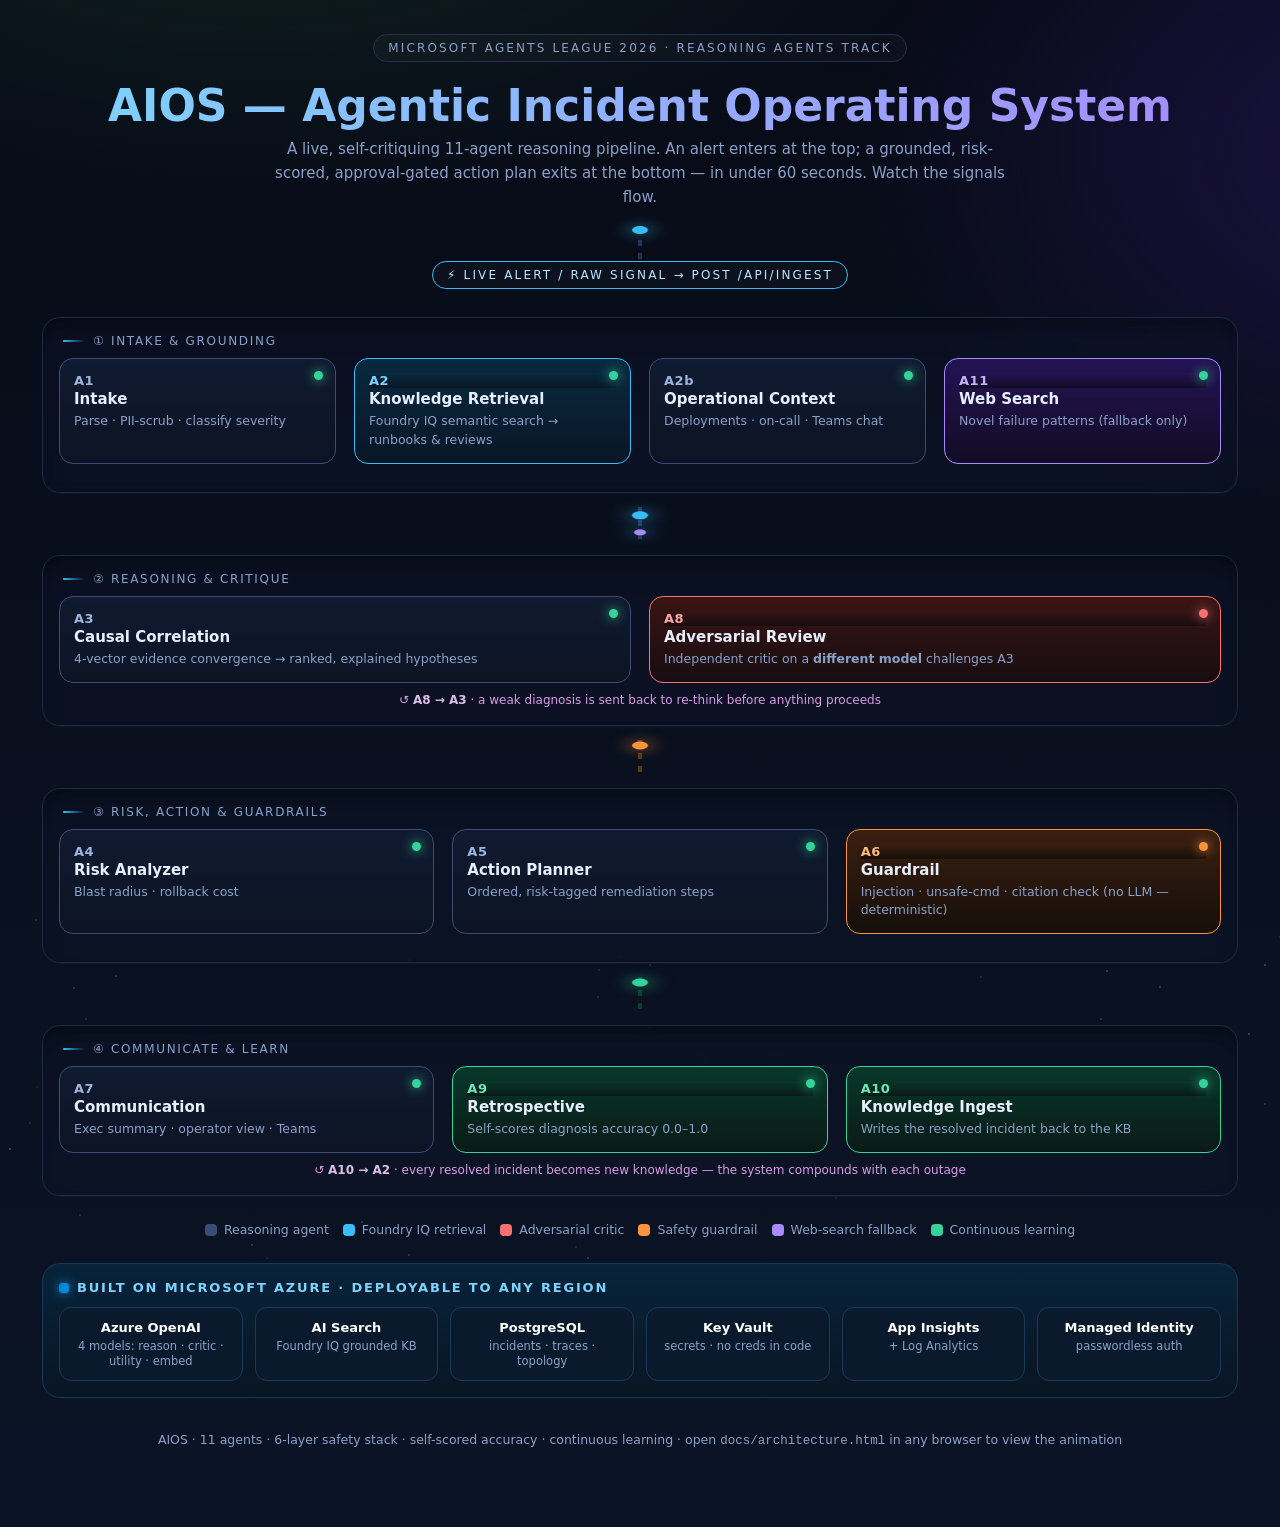
<file: docs/architecture.html>
<!DOCTYPE html>
<html lang="en">
<head>
<meta charset="UTF-8" />
<meta name="viewport" content="width=device-width, initial-scale=1.0" />
<title>AIOS — Live Reasoning Architecture</title>
<style>
  :root{
    --bg0:#070b16; --bg1:#0b1426; --ink:#e7eefc; --muted:#8aa0c8;
    --core:#1b2740; --core-br:#3a4d77;
    --retrieve:#0c4a6e; --retrieve-br:#38bdf8;
    --critic:#7f1d1d; --critic-br:#f87171;
    --guard:#7c2d12; --guard-br:#fb923c;
    --web:#4c1d95; --web-br:#a78bfa;
    --learn:#064e3b; --learn-br:#34d399;
    --azure:#0089d6;
  }
  *{box-sizing:border-box}
  html,body{margin:0;padding:0;background:
     radial-gradient(1200px 600px at 20% -10%, #122 0%, transparent 60%),
     radial-gradient(1000px 700px at 110% 10%, #1a1140 0%, transparent 55%),
     linear-gradient(180deg,var(--bg0),var(--bg1));
     color:var(--ink);font-family:'Segoe UI',Inter,system-ui,sans-serif;
     -webkit-font-smoothing:antialiased;overflow-x:hidden}
  .wrap{max-width:1240px;margin:0 auto;padding:34px 22px 80px}
  header{text-align:center;margin-bottom:18px}
  .badge{display:inline-block;font-size:12px;letter-spacing:.18em;text-transform:uppercase;
     color:var(--muted);border:1px solid #24314e;border-radius:999px;padding:6px 14px;margin-bottom:14px;
     background:rgba(255,255,255,.02)}
  h1{margin:.1em 0;font-size:clamp(26px,4vw,44px);font-weight:800;
     background:linear-gradient(90deg,#7dd3fc,#a78bfa,#34d399);
     -webkit-background-clip:text;background-clip:text;color:transparent;
     background-size:200% auto;animation:shine 6s linear infinite}
  @keyframes shine{to{background-position:200% center}}
  .sub{color:var(--muted);font-size:15px;max-width:760px;margin:6px auto 0;line-height:1.6}
  .stage-label{font-size:12px;letter-spacing:.14em;text-transform:uppercase;color:var(--muted);
     margin:0 0 10px 4px;display:flex;align-items:center;gap:8px}
  .stage-label::before{content:"";width:22px;height:2px;border-radius:2px;
     background:linear-gradient(90deg,#38bdf8,transparent)}
  .grid{position:relative;z-index:2}
  .row{display:grid;gap:18px;margin:0 0 10px}
  .r1{grid-template-columns:repeat(4,1fr)}
  .r2{grid-template-columns:repeat(2,1fr)}
  .r3{grid-template-columns:repeat(3,1fr)}
  .r4{grid-template-columns:repeat(3,1fr)}
  .stage{background:rgba(13,21,40,.55);border:1px solid #1d2a45;border-radius:18px;
     padding:16px 16px 18px;margin:14px 0;backdrop-filter:blur(6px);
     box-shadow:0 18px 40px -28px #000 inset, 0 1px 0 #ffffff08}
  .node{position:relative;border-radius:14px;padding:14px 14px;border:1px solid var(--core-br);
     background:linear-gradient(180deg,#101a30,#0c1424);overflow:hidden;
     animation:rise .7s both}
  .node:hover{transform:translateY(-3px);transition:.2s}
  .node .id{font-weight:800;font-size:13px;letter-spacing:.04em}
  .node .nm{font-weight:700;font-size:15px;margin:2px 0 4px}
  .node .ds{font-size:12.5px;color:var(--muted);line-height:1.45}
  .node::after{content:"";position:absolute;inset:0;border-radius:14px;pointer-events:none;
     box-shadow:0 0 0 0 transparent;animation:pulse 3.2s ease-in-out infinite}
  .node .dot{position:absolute;top:12px;right:12px;width:9px;height:9px;border-radius:50%;
     background:#34d399;box-shadow:0 0 12px #34d399;animation:blink 1.8s infinite}
  /* color variants */
  .core{border-color:var(--core-br)}
  .retrieve{border-color:var(--retrieve-br);background:linear-gradient(180deg,#08293f,#0a1626)}
  .critic{border-color:var(--critic-br);background:linear-gradient(180deg,#3a1414,#160d12)}
  .guard{border-color:var(--guard-br);background:linear-gradient(180deg,#3a1f10,#160f0a)}
  .web{border-color:var(--web-br);background:linear-gradient(180deg,#241354,#120c24)}
  .learn{border-color:var(--learn-br);background:linear-gradient(180deg,#08382a,#0a1a16)}
  .retrieve::after{animation:pulseB 3.2s infinite}
  .critic::after{animation:pulseR 2.6s infinite}
  .guard::after{animation:pulseO 3s infinite}
  .learn::after{animation:pulseG 3.4s infinite}
  .id.retrieve{color:#7dd3fc}.id.critic{color:#fca5a5}.id.guard{color:#fdba74}
  .id.web{color:#c4b5fd}.id.learn{color:#6ee7b7}.id.core{color:#9db4e0}
  /* flow connector (animated dashed line + travelling packet) */
  .flow{height:34px;position:relative;display:flex;align-items:center;justify-content:center}
  .flow svg{width:100%;height:34px;overflow:visible}
  .flow .track{stroke:#23recolor;stroke:#243456;stroke-width:2;fill:none;stroke-dasharray:6 7;
     animation:march 1.1s linear infinite}
  .flow .pkt{fill:#38bdf8;filter:drop-shadow(0 0 6px #38bdf8)}
  .feedback{font-size:12px;color:#f0abfc;text-align:center;margin:2px 0 0;opacity:.9}
  .feedback b{color:#f5d0fe}
  .legend{display:flex;flex-wrap:wrap;gap:14px;justify-content:center;margin:26px 0 6px}
  .legend span{display:inline-flex;align-items:center;gap:7px;font-size:12.5px;color:var(--muted)}
  .legend i{width:12px;height:12px;border-radius:4px;display:inline-block}
  .azure{margin-top:26px;border:1px solid #143a5a;border-radius:18px;
     background:linear-gradient(180deg,#08233a,#091523);padding:16px}
  .azure h3{margin:0 0 12px;font-size:13px;letter-spacing:.14em;text-transform:uppercase;color:#7dd3fc;
     display:flex;align-items:center;gap:8px}
  .azure h3::before{content:"";width:10px;height:10px;border-radius:3px;background:var(--azure);
     box-shadow:0 0 12px var(--azure)}
  .azrow{display:grid;grid-template-columns:repeat(6,1fr);gap:12px}
  .azc{background:#0a1a2c;border:1px solid #173a58;border-radius:12px;padding:12px;text-align:center;
     font-size:12.5px;color:#cfe3ff}
  .azc b{display:block;font-size:13px;margin-bottom:3px;color:#fff}
  .azc span{color:var(--muted);font-size:11.5px}
  footer{text-align:center;color:var(--muted);font-size:12.5px;margin-top:34px}
  /* particles backdrop */
  .stars{position:fixed;inset:0;z-index:0;pointer-events:none}
  .stars i{position:absolute;width:2px;height:2px;background:#9db4e0;border-radius:50%;opacity:.25;
     animation:float 9s linear infinite}
  /* keyframes */
  @keyframes rise{from{opacity:0;transform:translateY(14px)}to{opacity:1;transform:translateY(0)}}
  @keyframes blink{0%,100%{opacity:1}50%{opacity:.25}}
  @keyframes march{to{stroke-dashoffset:-26}}
  @keyframes pulse{0%,100%{box-shadow:0 0 0 0 #3a4d7700}50%{box-shadow:0 0 26px -6px #3a4d77aa}}
  @keyframes pulseB{0%,100%{box-shadow:0 0 0 0 #38bdf800}50%{box-shadow:0 0 30px -6px #38bdf855}}
  @keyframes pulseR{0%,100%{box-shadow:0 0 0 0 #f8717100}50%{box-shadow:0 0 30px -4px #f8717177}}
  @keyframes pulseO{0%,100%{box-shadow:0 0 0 0 #fb923c00}50%{box-shadow:0 0 30px -5px #fb923c66}}
  @keyframes pulseG{0%,100%{box-shadow:0 0 0 0 #34d39900}50%{box-shadow:0 0 30px -6px #34d39966}}
  @keyframes float{from{transform:translateY(0)}to{transform:translateY(-120vh)}}
  @media(max-width:880px){.r1,.r3,.r4,.azrow{grid-template-columns:repeat(2,1fr)}.r2{grid-template-columns:1fr}}
  @media(prefers-reduced-motion:reduce){*{animation:none!important}}
</style>
</head>
<body>
<div class="stars" id="stars"></div>
<div class="wrap">
  <header>
    <div class="badge">Microsoft Agents League 2026 · Reasoning Agents Track</div>
    <h1>AIOS — Agentic Incident Operating System</h1>
    <p class="sub">A live, self-critiquing 11-agent reasoning pipeline. An alert enters at the top;
    a grounded, risk-scored, approval-gated action plan exits at the bottom — in under 60 seconds.
    Watch the signals flow.</p>
  </header>

  <!-- ENTRY -->
  <div class="flow"><svg viewBox="0 0 600 34" preserveAspectRatio="none">
    <line class="track" x1="300" y1="0" x2="300" y2="34"/>
    <circle class="pkt" r="4"><animateMotion dur="1.6s" repeatCount="indefinite" path="M300,0 L300,34"/></circle>
  </svg></div>
  <div style="text-align:center;margin:0 0 2px">
    <span class="badge" style="border-color:#38bdf8;color:#bae6fd">⚡ Live Alert / Raw Signal → POST /api/ingest</span>
  </div>

  <div class="grid">
    <!-- STAGE 1 -->
    <div class="stage">
      <div class="stage-label">① Intake &amp; Grounding</div>
      <div class="row r1">
        <div class="node core" style="animation-delay:.05s"><span class="dot"></span>
          <div class="id core">A1</div><div class="nm">Intake</div>
          <div class="ds">Parse · PII-scrub · classify severity</div></div>
        <div class="node retrieve" style="animation-delay:.12s"><span class="dot"></span>
          <div class="id retrieve">A2</div><div class="nm">Knowledge Retrieval</div>
          <div class="ds">Foundry IQ semantic search → runbooks &amp; reviews</div></div>
        <div class="node core" style="animation-delay:.19s"><span class="dot"></span>
          <div class="id core">A2b</div><div class="nm">Operational Context</div>
          <div class="ds">Deployments · on-call · Teams chat</div></div>
        <div class="node web" style="animation-delay:.26s"><span class="dot"></span>
          <div class="id web">A11</div><div class="nm">Web Search</div>
          <div class="ds">Novel failure patterns (fallback only)</div></div>
      </div>
    </div>

    <div class="flow"><svg viewBox="0 0 600 34" preserveAspectRatio="none">
      <line class="track" x1="300" y1="0" x2="300" y2="34"/>
      <circle class="pkt" r="4"><animateMotion dur="1.4s" repeatCount="indefinite" path="M300,0 L300,34"/></circle>
      <circle class="pkt" r="3" style="fill:#a78bfa"><animateMotion dur="1.4s" begin="-.7s" repeatCount="indefinite" path="M300,0 L300,34"/></circle>
    </svg></div>

    <!-- STAGE 2 -->
    <div class="stage">
      <div class="stage-label">② Reasoning &amp; Critique</div>
      <div class="row r2">
        <div class="node core" style="animation-delay:.05s"><span class="dot"></span>
          <div class="id core">A3</div><div class="nm">Causal Correlation</div>
          <div class="ds">4-vector evidence convergence → ranked, explained hypotheses</div></div>
        <div class="node critic" style="animation-delay:.12s"><span class="dot" style="background:#f87171;box-shadow:0 0 12px #f87171"></span>
          <div class="id critic">A8</div><div class="nm">Adversarial Review</div>
          <div class="ds">Independent critic on a <b>different model</b> challenges A3</div></div>
      </div>
      <p class="feedback">↺ <b>A8 → A3</b> · a weak diagnosis is sent back to re-think before anything proceeds</p>
    </div>

    <div class="flow"><svg viewBox="0 0 600 34" preserveAspectRatio="none">
      <line class="track" x1="300" y1="0" x2="300" y2="34" style="stroke:#5b3a0f"/>
      <circle class="pkt" r="4" style="fill:#fb923c;filter:drop-shadow(0 0 6px #fb923c)"><animateMotion dur="1.5s" repeatCount="indefinite" path="M300,0 L300,34"/></circle>
    </svg></div>

    <!-- STAGE 3 -->
    <div class="stage">
      <div class="stage-label">③ Risk, Action &amp; Guardrails</div>
      <div class="row r3">
        <div class="node core" style="animation-delay:.05s"><span class="dot"></span>
          <div class="id core">A4</div><div class="nm">Risk Analyzer</div>
          <div class="ds">Blast radius · rollback cost</div></div>
        <div class="node core" style="animation-delay:.12s"><span class="dot"></span>
          <div class="id core">A5</div><div class="nm">Action Planner</div>
          <div class="ds">Ordered, risk-tagged remediation steps</div></div>
        <div class="node guard" style="animation-delay:.19s"><span class="dot" style="background:#fb923c;box-shadow:0 0 12px #fb923c"></span>
          <div class="id guard">A6</div><div class="nm">Guardrail</div>
          <div class="ds">Injection · unsafe-cmd · citation check (no LLM — deterministic)</div></div>
      </div>
    </div>

    <div class="flow"><svg viewBox="0 0 600 34" preserveAspectRatio="none">
      <line class="track" x1="300" y1="0" x2="300" y2="34" style="stroke:#0f3d2e"/>
      <circle class="pkt" r="4" style="fill:#34d399;filter:drop-shadow(0 0 6px #34d399)"><animateMotion dur="1.5s" repeatCount="indefinite" path="M300,0 L300,34"/></circle>
    </svg></div>

    <!-- STAGE 4 -->
    <div class="stage">
      <div class="stage-label">④ Communicate &amp; Learn</div>
      <div class="row r4">
        <div class="node core" style="animation-delay:.05s"><span class="dot"></span>
          <div class="id core">A7</div><div class="nm">Communication</div>
          <div class="ds">Exec summary · operator view · Teams</div></div>
        <div class="node learn" style="animation-delay:.12s"><span class="dot"></span>
          <div class="id learn">A9</div><div class="nm">Retrospective</div>
          <div class="ds">Self-scores diagnosis accuracy 0.0–1.0</div></div>
        <div class="node learn" style="animation-delay:.19s"><span class="dot"></span>
          <div class="id learn">A10</div><div class="nm">Knowledge Ingest</div>
          <div class="ds">Writes the resolved incident back to the KB</div></div>
      </div>
      <p class="feedback">↺ <b>A10 → A2</b> · every resolved incident becomes new knowledge — the system compounds with each outage</p>
    </div>
  </div>

  <div class="legend">
    <span><i style="background:#3a4d77"></i>Reasoning agent</span>
    <span><i style="background:#38bdf8"></i>Foundry IQ retrieval</span>
    <span><i style="background:#f87171"></i>Adversarial critic</span>
    <span><i style="background:#fb923c"></i>Safety guardrail</span>
    <span><i style="background:#a78bfa"></i>Web-search fallback</span>
    <span><i style="background:#34d399"></i>Continuous learning</span>
  </div>

  <!-- AZURE PLATFORM -->
  <div class="azure">
    <h3>Built on Microsoft Azure · deployable to any region</h3>
    <div class="azrow">
      <div class="azc"><b>Azure OpenAI</b><span>4 models: reason · critic · utility · embed</span></div>
      <div class="azc"><b>AI Search</b><span>Foundry IQ grounded KB</span></div>
      <div class="azc"><b>PostgreSQL</b><span>incidents · traces · topology</span></div>
      <div class="azc"><b>Key Vault</b><span>secrets · no creds in code</span></div>
      <div class="azc"><b>App Insights</b><span>+ Log Analytics</span></div>
      <div class="azc"><b>Managed Identity</b><span>passwordless auth</span></div>
    </div>
  </div>

  <footer>
    AIOS · 11 agents · 6-layer safety stack · self-scored accuracy · continuous learning ·
    open <code>docs/architecture.html</code> in any browser to view the animation
  </footer>
</div>

<script>
  // lightweight ambient starfield
  const s = document.getElementById('stars');
  for(let i=0;i<46;i++){
    const e=document.createElement('i');
    e.style.left=Math.random()*100+'%';
    e.style.top=(100+Math.random()*40)+'%';
    e.style.animationDelay=(Math.random()*9)+'s';
    e.style.opacity=(.1+Math.random()*.3).toFixed(2);
    s.appendChild(e);
  }
</script>
</body>
</html>
</file>
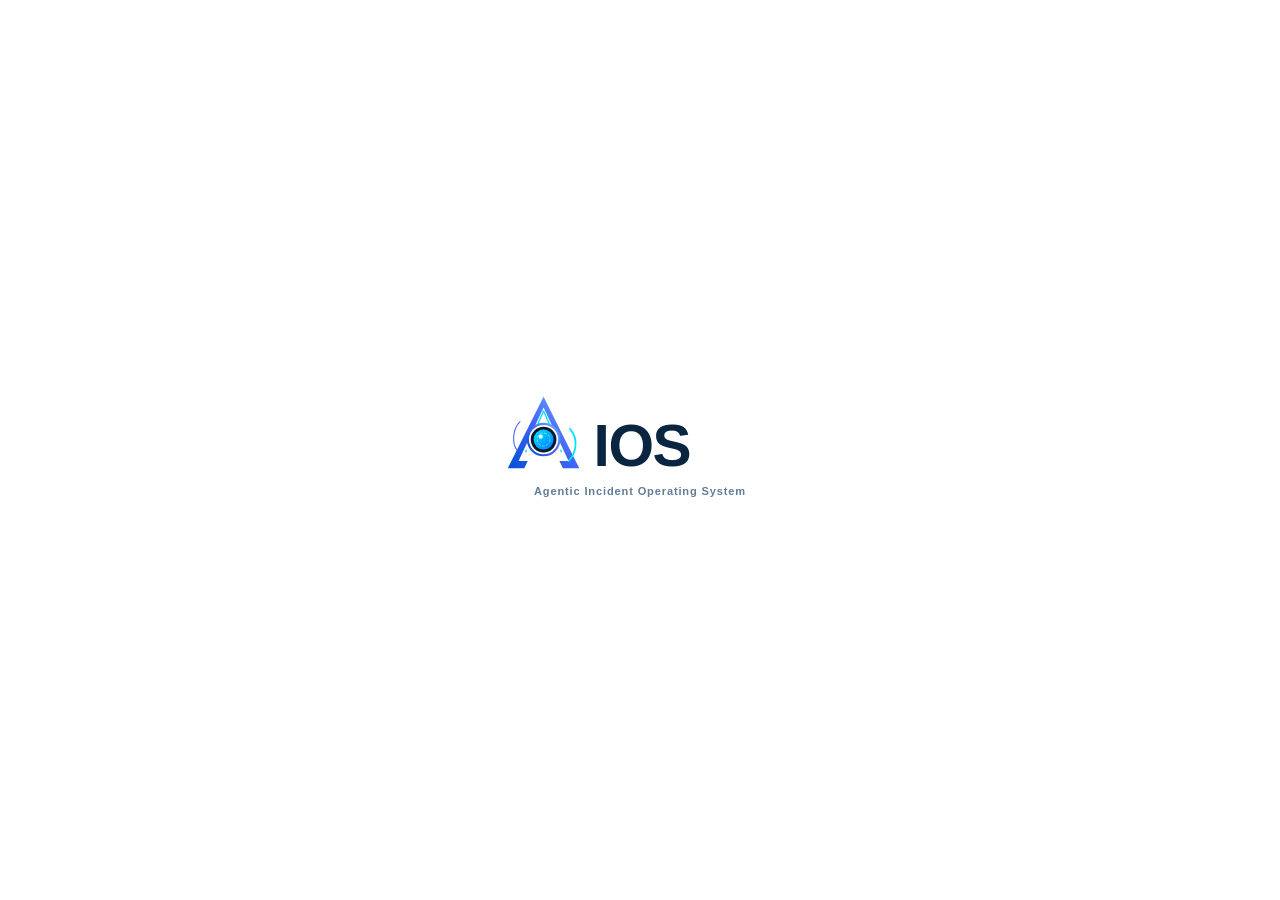
<file: aios/static/assets/aioslogo.html>
<!DOCTYPE html>
<html lang="en">
<head>
    <meta charset="UTF-8">
    <meta name="viewport" content="width=device-width, initial-scale=1.0">
    <title>AIOS Next-Gen Animated Logo</title>
    <style>
        body {
            background-color: #FFFFFF; /* Seamless integration with your white website theme */
            display: flex;
            justify-content: center;
            align-items: center;
            height: 100vh;
            margin: 0;
            font-family: -apple-system, BlinkMacSystemFont, "Segoe UI", Roboto, Helvetica, Arial, sans-serif;
        }

        .logo-wrapper {
            display: flex;
            flex-direction: column;
            align-items: center;
            background: #FFFFFF;
            padding: 20px;
        }

        /* Responsive scaling */
        .aios-logo-svg {
            width: 100%;
            max-width: 550px; 
            height: auto;
        }

        /* ======================== ANIMATION ENGINE ======================== */

        /* 1. Futuristic Shutter Eye Blink Animation */
        @keyframes eyeBlink {
            0%, 45%, 55%, 100% {
                transform: scaleY(1); /* Eyelid fully open */
            }
            50% {
                transform: scaleY(0.05); /* Rapid vertical shut/blink */
            }
        }

        /* 2. Intelligent Core Glow/Pulse */
        @keyframes irisPulse {
            0%, 100% {
                opacity: 0.8;
                filter: drop-shadow(0px 0px 4px #00E5FF);
            }
            50% {
                opacity: 1;
                filter: drop-shadow(0px 0px 12px #00E5FF) brightness(1.2);
            }
        }

        /* 3. Subtle Circuit Data Flow Trace */
        @keyframes circuitTrace {
            0% { stroke-dashoffset: 60; opacity: 0.4; }
            50% { opacity: 1; }
            100% { stroke-dashoffset: 0; opacity: 0.4; }
        }

        /* Target classes inside the SVG */
        .animated-eyelid {
            transform-origin: 65px 75px; /* Centers the blink axis on the iris */
            animation: eyeBlink 4.5s infinite ease-in-out;
        }

        .glowing-iris {
            animation: irisPulse 2.5s infinite ease-in-out;
        }

        .moving-circuit {
            stroke-dasharray: 20, 40;
            animation: circuitTrace 4s infinite linear;
        }
    </style>
</head>
<body>

    <div class="logo-wrapper">
        <!-- AIOS SVG STARTS HERE -->
        <svg class="aios-logo-svg" viewBox="0 0 420 180" xmlns="http://www.w3.org/2000/svg">
            <defs>
                <!-- Color Gradients for Next-Gen Tech Depth -->
                <linearGradient id="cyberCyan" x1="0%" y1="100%" x2="100%" y2="0%">
                    <stop offset="0%" style="stop-color:#0052D4;" />
                    <stop offset="50%" style="stop-color:#4364F7;" />
                    <stop offset="100%" style="stop-color:#6FB1FC;" />
                </linearGradient>
                
                <linearGradient id="neonGlow" x1="0%" y1="0%" x2="100%" y2="100%">
                    <stop offset="0%" style="stop-color:#00E5FF;" />
                    <stop offset="100%" style="stop-color:#007BFF;" />
                </linearGradient>

                <!-- Clip Path mask creating the mechanical eye boundaries -->
                <clipPath id="eyeShutterClip">
                    <circle class="animated-eyelid" cx="65" cy="75" r="16" />
                </clipPath>
            </defs>

            <!-- ================= LEFT SIDE: "A" ICON ================= -->
            <g transform="translate(10, 0)">
                <!-- Outer Cyber-A Frame Structure -->
                <path d="M65 15 L115 115 L92 115 L80 90 L50 90 L38 115 L15 115 Z" fill="url(#cyberCyan)" />
                <path d="M65 30 L100 105 L86 105 L75 80 L55 80 L44 105 L30 105 Z" fill="#FFFFFF" />

                <!-- Digital Nodes / Circuitry Paths overlay inside the A -->
                <path class="moving-circuit" d="M65 35 L90 92 M65 35 L40 92 M50 85 L80 85" stroke="#00E5FF" stroke-width="2" stroke-linecap="round" fill="none" />
                
                <!-- The Mechanical Eye Housing -->
                <circle cx="65" cy="75" r="22" fill="#FFFFFF" stroke="url(#cyberCyan)" stroke-width="3" />
                <circle cx="65" cy="75" r="18" fill="#0A192F" />

                <!-- The Animated "Blinking" Core Iris -->
                <g clip-path="url(#eyeShutterClip)">
                    <!-- Core Glow Orb -->
                    <circle class="glowing-iris" cx="65" cy="75" r="14" fill="url(#neonGlow)" />
                    <!-- Pupil Reflection/Spec Dot -->
                    <circle cx="61" cy="71" r="3" fill="#FFFFFF" opacity="0.9" />
                    <!-- Cyber Reticle Lines -->
                    <circle cx="65" cy="75" r="9" stroke="#FFFFFF" stroke-width="1" stroke-dasharray="4,2" fill="none" opacity="0.6" />
                </g>
                
                <!-- Futuristic Outer Swoosh Accents -->
                <path d="M102 60 C115 75, 110 95, 100 105" fill="none" stroke="#00E5FF" stroke-width="2.5" stroke-linecap="round" />
                <path d="M28 90 C20 80, 22 60, 32 50" fill="none" stroke="#4364F7" stroke-width="1.5" stroke-linecap="round" />
            </g>

            <!-- ================= RIGHT SIDE: "IOS" TEXT ================= -->
            <!-- Deep Tech Blue Typography matching your brand profile -->
            <text x="145" y="112" font-family="Arial, sans-serif" font-size="82" font-weight="900" fill="#0A2540" letter-spacing="-2">IOS</text>

            <!-- ================= BOTTOM SIDE: SUB-TEXT SUB-HEADLINE ================= -->
            <!-- Configured to align directly underneath across the full length -->
            <text x="210" y="152" font-family="Arial, sans-serif" font-size="15.5" font-weight="600" fill="#627D98" letter-spacing="1.2" text-anchor="middle">
                Agentic Incident Operating System
            </text>
        </svg>
        <!-- AIOS SVG ENDS HERE -->
    </div>

</body>
</html>
</file>
